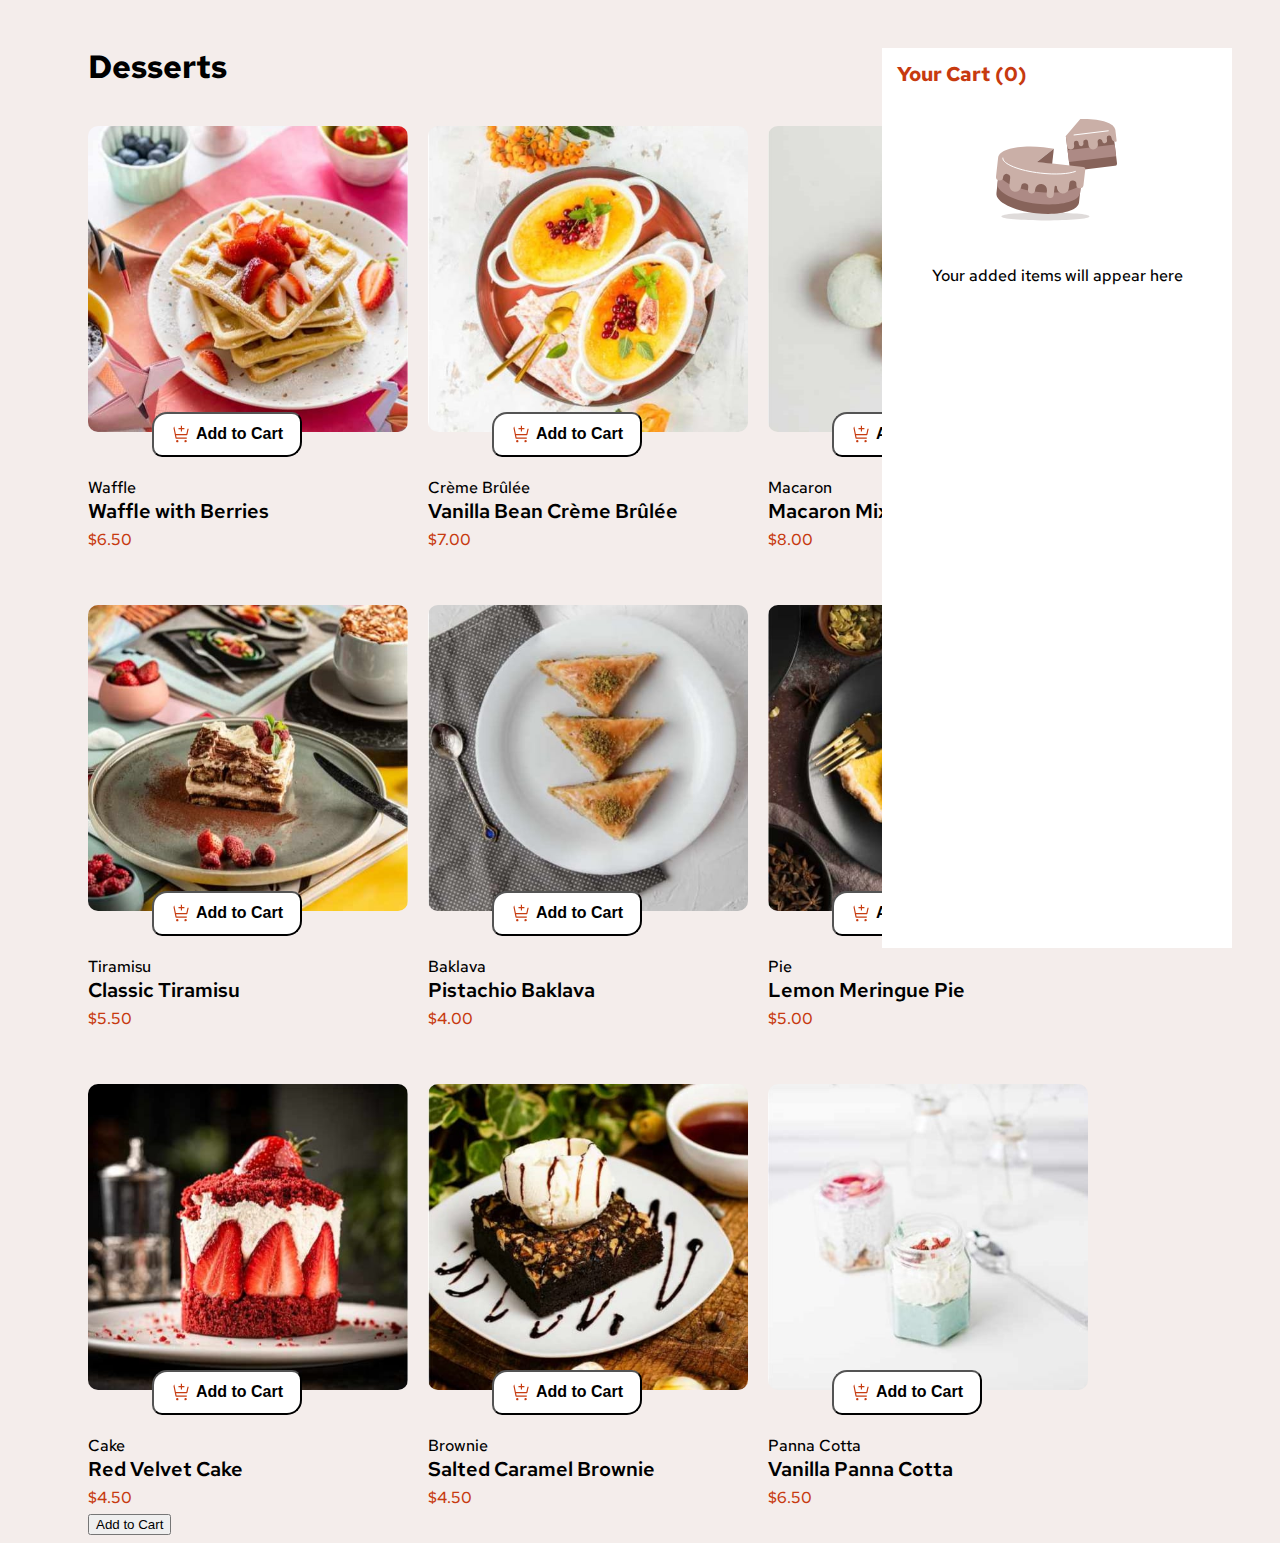
<file: index.html>
<!DOCTYPE html>
<html lang="en">
<head>
  <meta charset="UTF-8">
  <meta name="viewport" content="width=device-width, initial-scale=1.0"> <!-- displays site properly based on user's device -->

  <link rel="icon" type="image/png" sizes="32x32" href="./assets/images/favicon-32x32.png">
  <link rel="stylesheet" href="styles.css">
  <link rel="preconnect" href="https://fonts.googleapis.com">
<link rel="preconnect" href="https://fonts.gstatic.com" crossorigin>
<link href="https://fonts.googleapis.com/css2?family=Red+Hat+Text:ital,wght@0,300..700;1,300..700&display=swap" rel="stylesheet">
  <title>Frontend Mentor | Product list with cart</title>
  
  
</head>
<body>
  <div class="container">
    <header>
      <div class="title">
        <h1>Desserts</h1>
      </div>
    </header>

   <div class="productList">
    <div class="list"></div>
    <button id="myButton">Add to Cart</button>
   </div>

   <div class="cart">
    <h1>Your Cart <span id="cartNum">(0)</span></h1>
    <div class="cartItems">
    <div class="emptyCart"><img src="./assets/images/illustration-empty-cart.svg" alt=""></div>
    <p>Your added items will appear here</p>
    </div>
    
  </div>

  </div>

  <!-- <script src="./app.js"></script> -->
  <!-- <script src="./app2.js"></script> -->
  <script src="./test.js"></script>
</body>
</html>
</file>
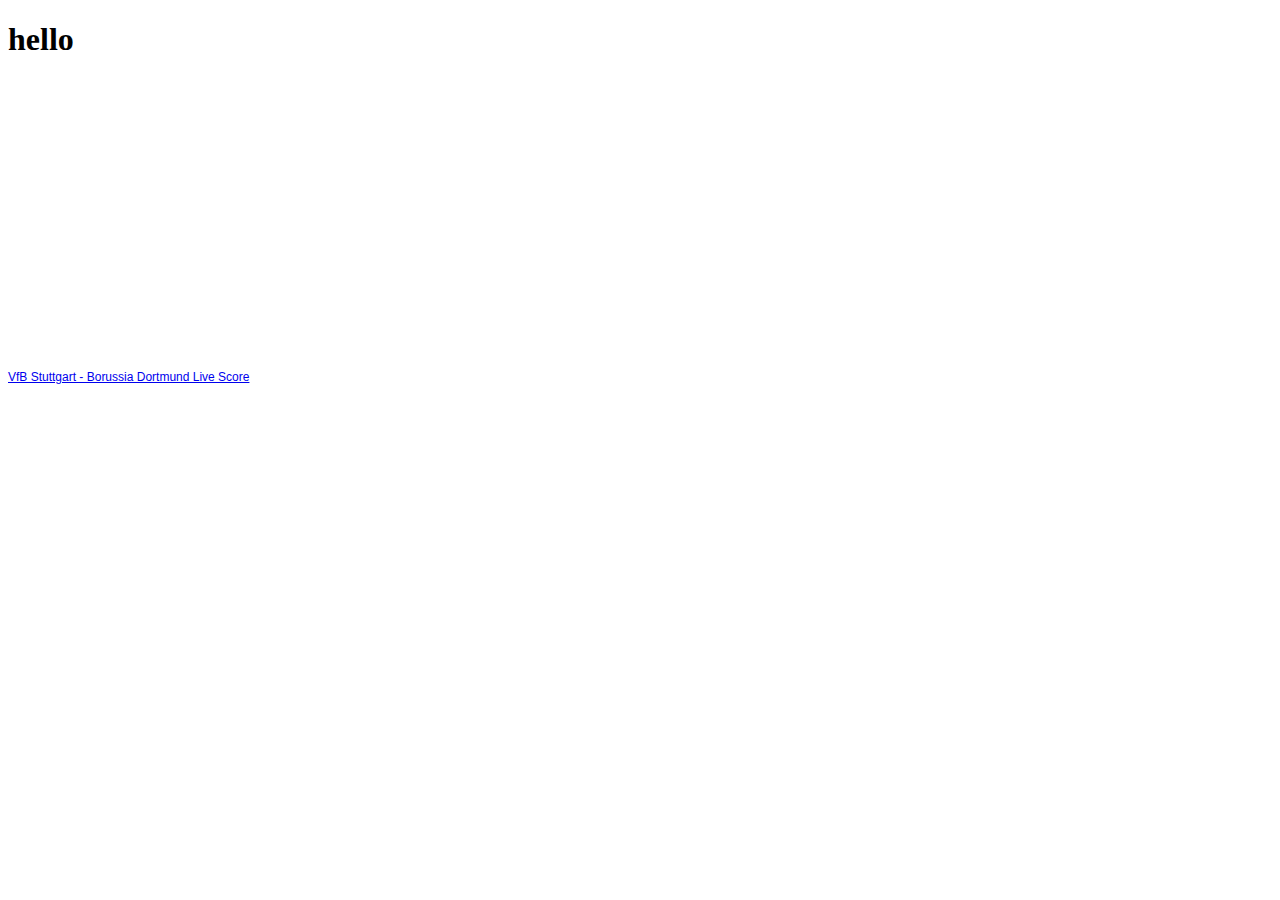
<file: test.html>
<!DOCTYPE html>
<html lang="en">
<head>
    <meta charset="UTF-8">
    <meta name="viewport" content="width=device-width, initial-scale=1.0">
    <title>Document</title>
</head>
<body>
    <h1>hello
    </h1>

    <iframe width="100%" height="286" src="https://widgets.sofascore.com/embed/attackMomentum?id=12499595&widgetTheme=light" frameborder="0" scrolling="no"></iframe>
      <div style="font-size:12px;font-family:Arial,sans-serif"><a href="https://www.sofascore.com/vfb-stuttgart-borussia-dortmund/ydbsCdb#id:12499595" target="_blank" rel="noreferrer">
          VfB Stuttgart - Borussia Dortmund Live Score
        </a></div>
        
    <script src="./test.js"></script>
</body>
</html>
</file>
<file: styles.css>
body{
    background-color: hsl(13, 31%, 94%);
    font-family: "Red Hat Text", sans-serif;
    font-weight: 500;
}
.container{
    display: flex;
    flex-direction: column;
    justify-content: space-between;
}

header{
    position: relative;
    display: flex;
    margin-block: 1em;
    padding-inline: 5em;
    justify-content: space-between;
    align-items: center;
}

span{
    padding-inline: 5px;
}

.title{
    position: relative;
    font-size: 16px;
}
.cart{
    position: fixed;
    top: 3em;
    right: 3em;
    float: right;
    background-color: #fff;
    width: 350px;
    height: 100vh;
    /* border: 2px solid red; */
}



.cartItems .emptyCart, .cartItems p{
    margin-inline: 15px;
    padding-block: 5px;
    text-align: center;
    /* border: 2px solid red; */
}

.cart h1{
    display: flex;
    justify-content: flex-start;
    position: relative;
    background-color: #fff;
    color: hsl(14, 86%, 42%);
    /* left: 0; */
    font-size: 20px;
    padding-inline: 15px;
}

.list{
    display: grid;
    grid-template-columns: repeat(3,0fr);
    column-gap: 20px;
    row-gap: 50px;
    /* border: 2px solid red; */
}

.list img{
    border-radius: 10px;
}

.list img:hover{
    border: 3px solid hsl(14, 86%, 42%);
}



.productList{
    padding-inline: 5em;
}

.list .item{
    text-align: start;
}



.list .name{
    /* border: 2px solid red; */
    font-weight: 600;
    font-size: 20px;
}

.list .item .price{
    margin-block: 5px;
    /* background-color: hsl(14, 65%, 9%); */
    color:hsl(14, 86%, 42%);
}

.list .item button{
    position: relative;
    left: 20%;
    top: -20px;
    display: flex;
    justify-content: center;
    align-items: center;
    /* top: 20px; */
    background-color: #fff;
    color: #000;
    font-size: 16px;
    font-weight: 700;
    width: 150px;
    height: 5vh;
    border-radius: 15px 10px;
    padding: 10px;
    cursor: pointer;
    /* margin-bottom: 25px; */
}

.removeItem{
    position: relative;
    float: right;
    text-align: center;
    top: -10px;
    width: 34px;
    height: 24px;
    border-radius: 50%;
    border: 1px solid #000;
    box-shadow: 50px #000;

}

.add-to-cart img{
    margin-right: 5px;
    width: 20px;
    height: 20px;
}

.desktop{
    display: block;
}

.mobile{
    display: none;
} 


/* media query for screen size 1200px */

@media screen and (max-width:1200px) {

    .list{
        display: grid;
        grid-template-columns: repeat(2,1fr);
        column-gap: 15px;
        row-gap: 20px;
        /* border: 2px solid red; */
    }
}


/* Media queries for screen with with 800px */

@media screen and (max-width:800px) {
    /* body{
        background-color: red;
    } */
    .container .cart{
        display: flex;
        justify-content: flex-end;
        text-align: start;
    }

    header{
        margin-block: 0;
        padding-inline: 20px;
    }
    .productList{
        padding-inline: 0;
    }

    .list{
        display: grid;
        grid-template-columns: repeat(2,1fr);
        column-gap: 10px;
        row-gap: 20px;
        /* border: 2px solid red; */
    }

    .list .item .mobile{
        width: 200px;
    }

    .cart{
        position: relative;
        display: flex;
        justify-content: start;
        align-items: normal;
        width: 100%;
        flex-direction: column;
        text-align: center;
        /* margin-top: auto; */
    }

    .cart h1{
        text-align: center;
        position: relative;
        float: left;
        left: 2em;
        width: 50%;
        height: 100vh;
    }
    .cartItems{
        margin-inline-start: 2em;
    }

    .desktop{
        display: none;
    }

    .mobile{
        display: block;
    }
    
}


/* media query for scree with size 300px */

@media screen and (max-width:400px) {
    /* body{
        background-color: blue;
    } */

    .container{
        flex-direction: column;
        /* justify-content: flex-end; */
        /* flex-wrap: wrap; */
        /* height: 100vh; */
    }
    .title{
        margin-block: 0;
        padding-inline: 0;    
    }

    .list .item .mobile{
        width: 320px;
    }

    .productList{
        padding-inline: 0;
        text-align: center;
    }

    .list{
        display: flex;
        flex-direction: column;
    }
    .cart{
        position: relative;
        display: flex;
        justify-content: start;
        align-items: normal;
        width: 100%;
        /* flex-direction: column; */
        text-align: center;
        /* margin-top: auto; */
    }

    .cart h1{
        text-align: center;
        position: relative;
        float: left;
        left: 2em;
        width: 50%;
        height: 100vh;
    }

    .item .cart-item{
        text-align: center;
    }

    .cartItems .emptyCart, .cartItems p{
    margin-inline: 15px;
    padding-block: 5px;
    /* text-align: center; */
    /* border: 2px solid red; */
    }

    .cartItems{
        margin-inline-start: 2em;
    }

    .mobile{
        display: block;
    } 
    .desktop{
        display: none;
    }
}



/* chat gpt */
.quantity-controls {
    display: flex;
    align-items: center;
    margin-top: 5px;
}

.quantity-controls button {
    width: 30px;
    height: 30px;
    font-size: 20px;
    text-align: center;
    line-height: 30px;
    margin: 0 5px;
    background-color: #000;
    border: 2px solid blue;
}

.quantity-controls button img{
    height: 20px;
    color: #fff;
    width: 20px;
    margin-left: 15px;
}

.quantity {
    width: 20px;
    text-align: center;
}

.cart-item {
    margin-bottom: 10px;
}

.cart-product, .cart-quantity, .cart-total {
    margin: 5px 0;
}
</file>
